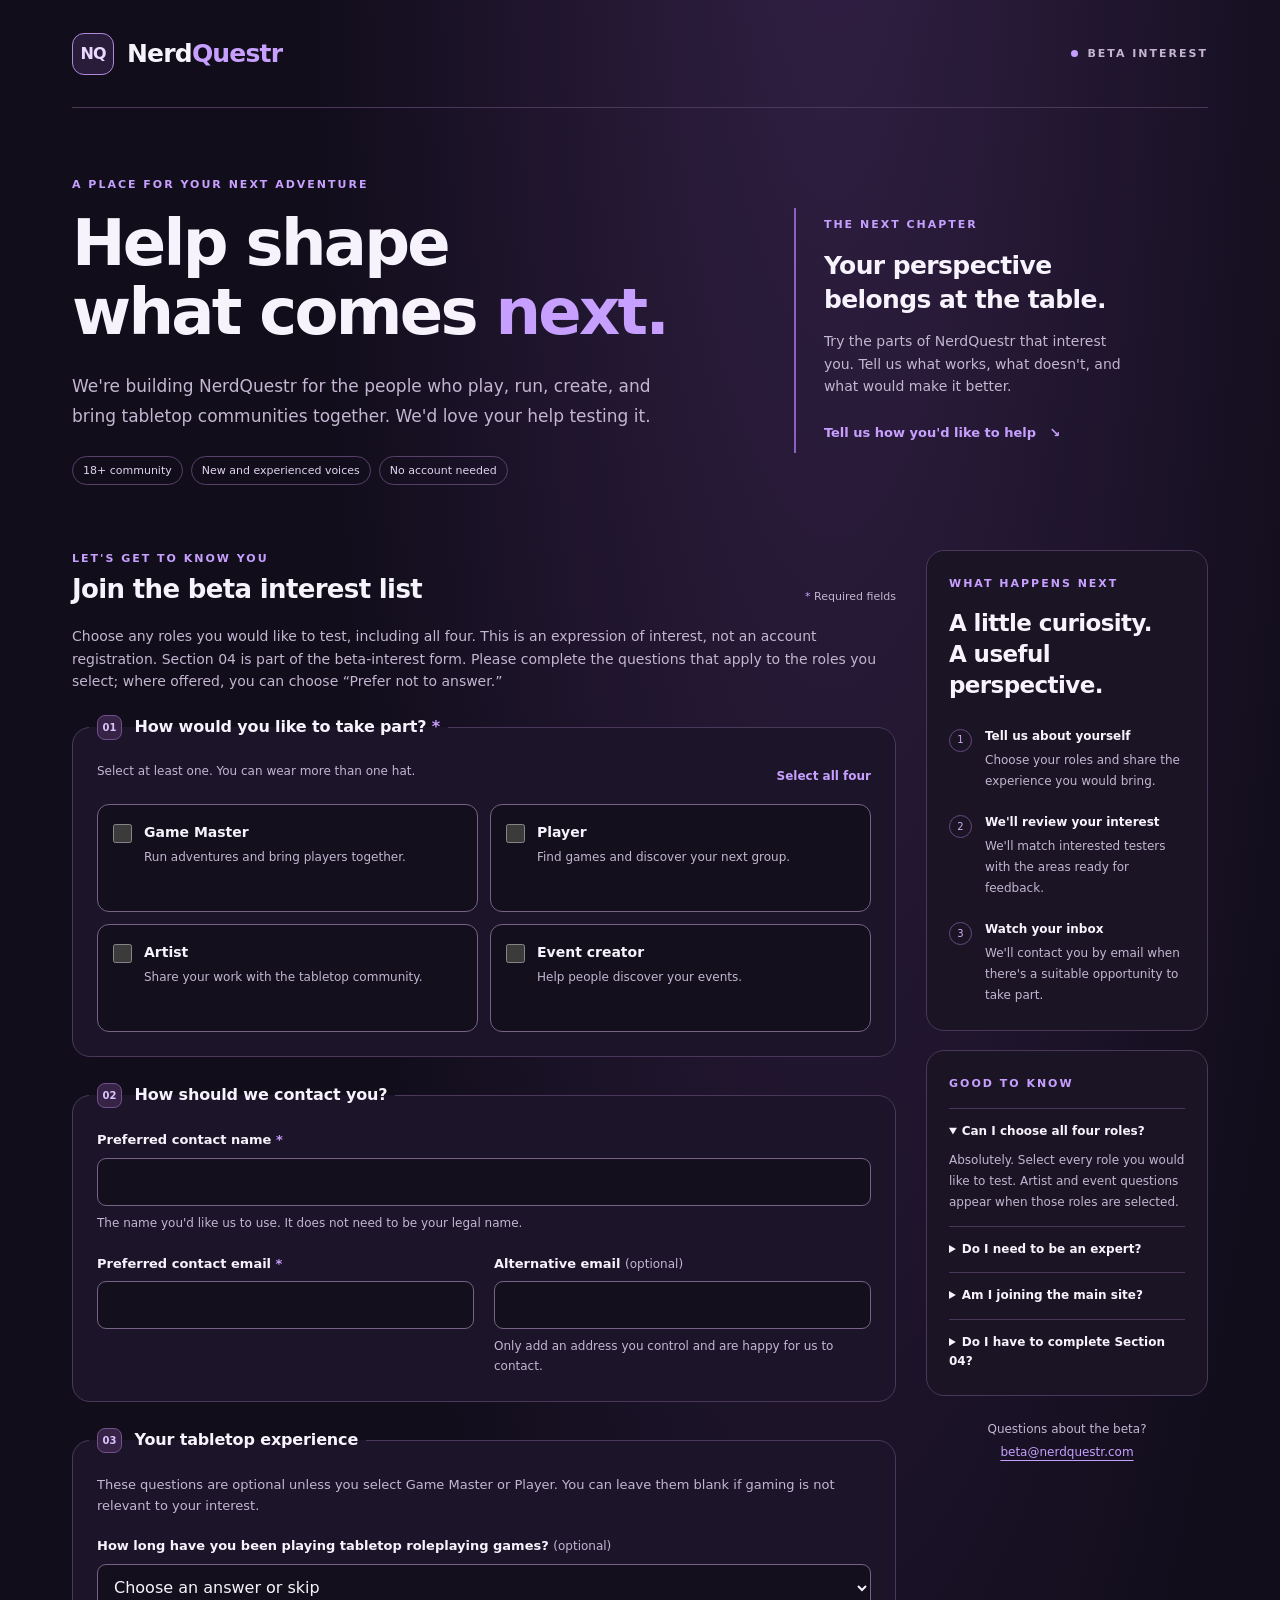
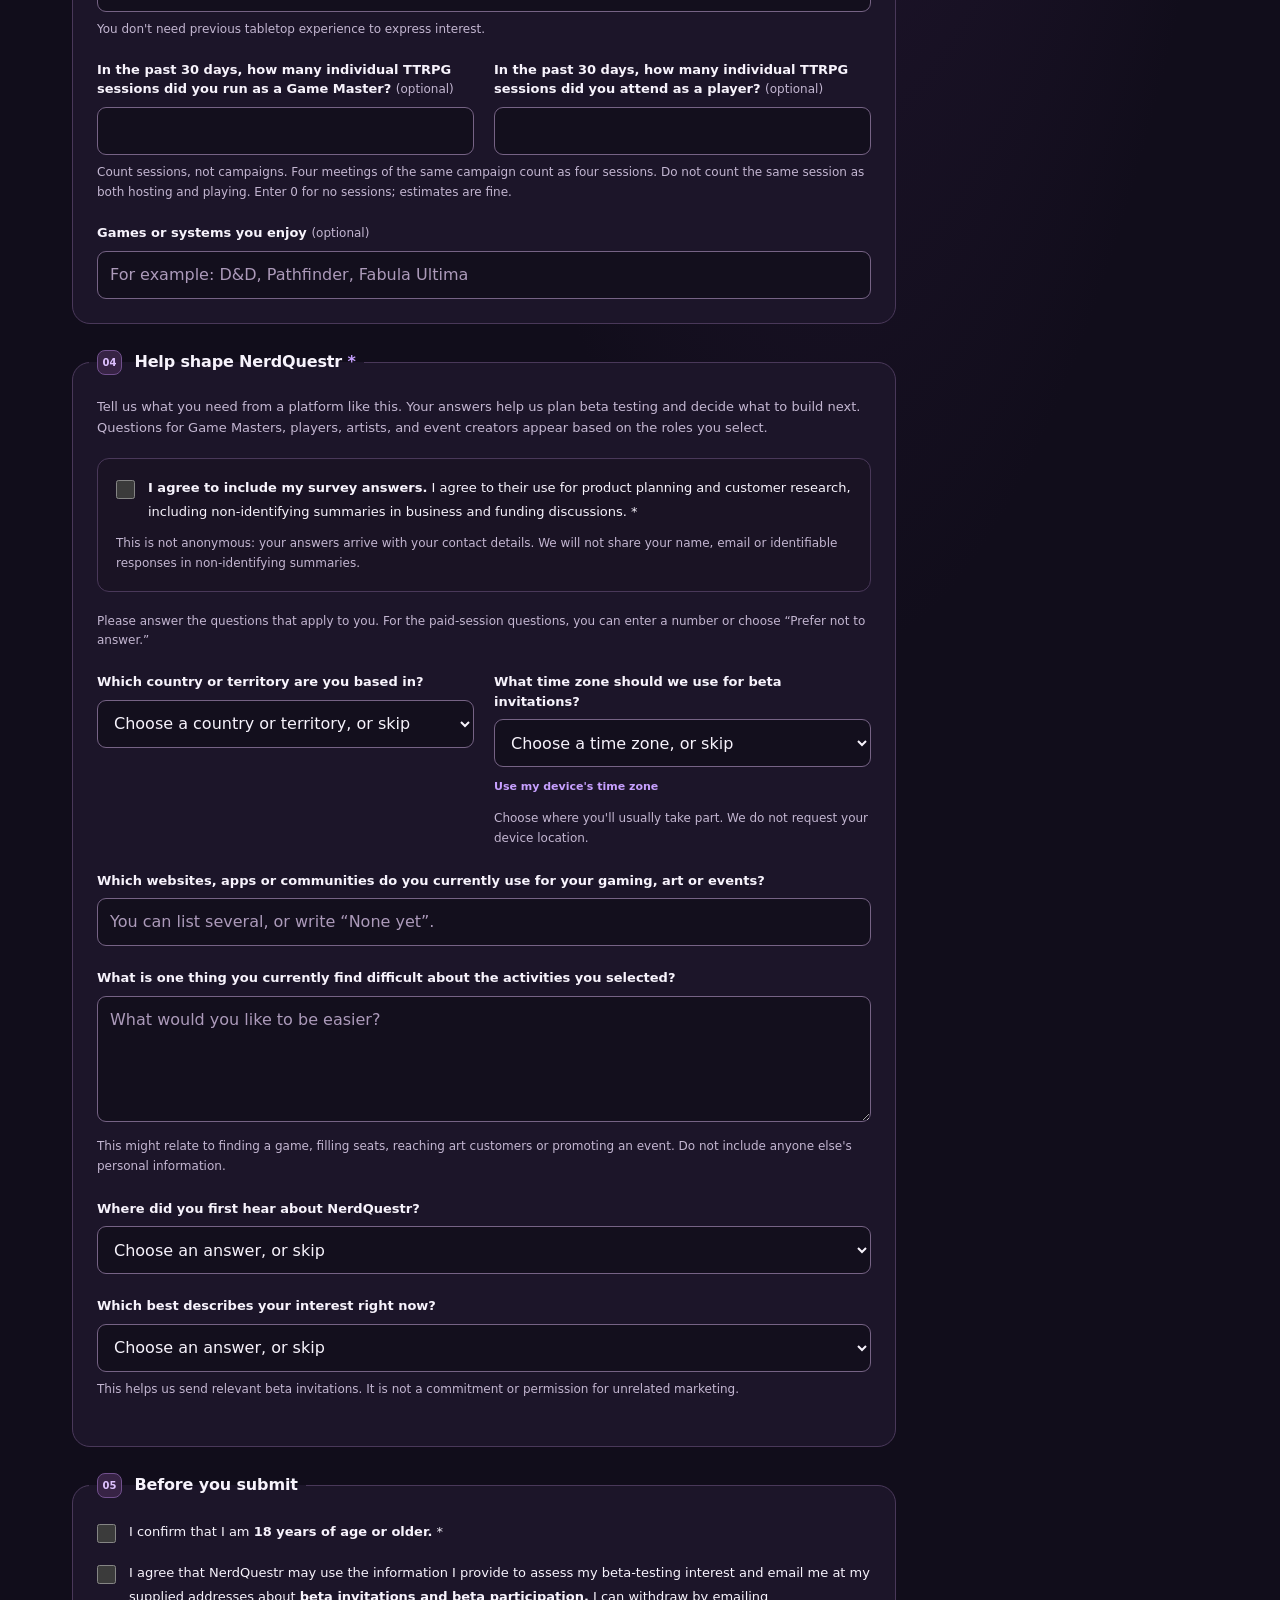
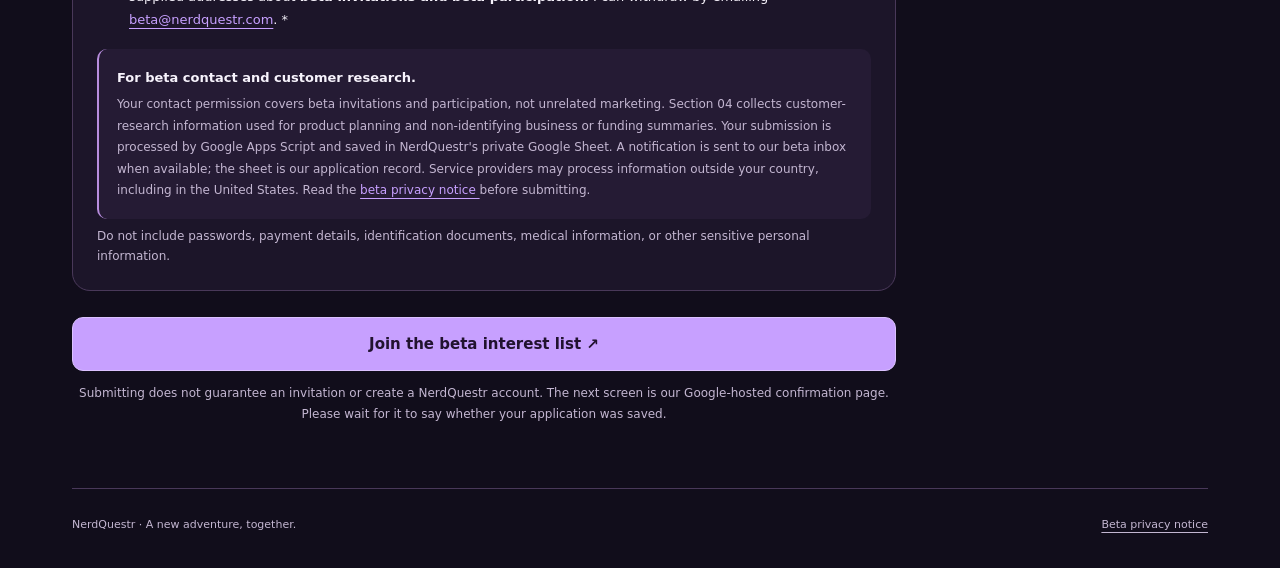
<file: nerdquestr-beta_interest/public/index.html>
<!DOCTYPE html>

<html lang="en">
<head>
<meta charset="utf-8"/>
<meta content="width=device-width, initial-scale=1" name="viewport"/>
<meta content="Express interest in testing NerdQuestr as a Game Master, player, artist, event creator, or any combination of the four." name="description"/>
<meta content="noindex, nofollow, noarchive" name="robots"/>
<meta content="#110d1b" name="theme-color"/>
<title>Join the beta interest list | NerdQuestr</title>
<link href="./styles.css" rel="stylesheet"/>
<script defer="" src="./site-config.js?v=google-v1"></script>
<script defer="" src="./form.js?v=survey-v3"></script>
</head>
<body>
<a class="skip-link" href="#main">Skip to the interest form</a>
<div class="page-shell">
<header class="site-header">
<a aria-label="NerdQuestr beta interest home" class="wordmark" href="./index.html"><span aria-hidden="true" class="monogram">NQ</span><span>Nerd<span class="brand-accent">Questr</span></span></a>
<span class="header-note"><span aria-hidden="true" class="status-dot"></span> BETA INTEREST</span>
</header>
<section aria-labelledby="page-title" class="hero">
<div class="hero-copy">
<p class="eyebrow">A PLACE FOR YOUR NEXT ADVENTURE</p>
<h1 id="page-title">Help shape<br/>what comes <span>next.</span></h1>
<p class="hero-description">We're building NerdQuestr for the people who play, run, create, and bring tabletop communities together. We'd love your help testing it.</p>
<div aria-label="About the interest list" class="hero-tags"><span>18+ community</span><span>New and experienced voices</span><span>No account needed</span></div>
</div>
<div class="hero-aside">
<p class="eyebrow">THE NEXT CHAPTER</p>
<h2>Your perspective <br/>belongs at the table.</h2>
<p>Try the parts of NerdQuestr that interest you. Tell us what works, what doesn't, and what would make it better.</p>
<a class="text-link" href="#interest-form">Tell us how you'd like to help <span aria-hidden="true">↘</span></a>
</div>
</section>
<main class="main-layout" id="main" tabindex="-1">
<div class="form-column">
<div class="form-intro">
<div><p class="eyebrow">LET'S GET TO KNOW YOU</p><h2>Join the beta interest list</h2></div>
<p class="required-note"><span aria-hidden="true">*</span> Required fields</p>
</div>
<p class="notice" id="setup-notice" role="status">This form is a preview. Sign-ups are not open on this page yet.</p>
<noscript><p class="notice">Please enable JavaScript to use the role selections and submit this form. No information has been sent.</p></noscript>
<!-- Our Google Apps Script receiving URL is set only after site-config.js is approved. -->
<form accept-charset="UTF-8" action="./index.html" aria-describedby="form-purpose" id="interest-form" method="post">
<p class="intro-note" id="form-purpose">Choose any roles you would like to test, including all four. This is an expression of interest, not an account registration. Section 04 is part of the beta-interest form. Please complete the questions that apply to the roles you select; where offered, you can choose “Prefer not to answer.”</p>
<input id="selected-roles" name="selected_roles" type="hidden" value=""/>
<input name="survey_version" type="hidden" value="2026-09-15-v3"/>
<input id="submitted-at" name="submitted_at_client_utc" type="hidden" value=""/>
<input id="survey-included" name="survey_included" type="hidden" value="yes"/>
<input id="flag-gm" name="role_gm" type="hidden" value="0"/><input id="flag-player" name="role_player" type="hidden" value="0"/><input id="flag-artist" name="role_artist" type="hidden" value="0"/><input id="flag-event" name="role_event" type="hidden" value="0"/>
<input name="form_version" type="hidden" value="2026-09-14-google-v1"/>
<input name="privacy_notice_version" type="hidden" value="2026-09-14-google-v1"/>
<div aria-hidden="true" class="bot-field"><label for="company-website">Leave this field empty</label><input autocomplete="off" id="company-website" name="_gotcha" tabindex="-1" type="text"/></div>

<fieldset class="section-card" id="roles-section">
<legend><span aria-hidden="true" class="section-number">01</span> How would you like to take part? <span aria-hidden="true" class="required-star">*</span></legend>
<div class="section-heading-row"><p class="field-hint" id="roles-help">Select at least one. You can wear more than one hat.</p><button class="quiet-button" id="select-all" type="button">Select all four</button></div>
<div class="role-grid">
<label class="role-card" for="role-gm"><input aria-controls="survey-gm" aria-describedby="roles-help roles-error" class="role-checkbox" data-role="gm" id="role-gm" type="checkbox" value="Game Master"/><span><strong>Game Master</strong><span>Run adventures and bring players together.</span></span></label>
<label class="role-card" for="role-player"><input aria-controls="survey-player" aria-describedby="roles-help roles-error" class="role-checkbox" data-role="player" id="role-player" type="checkbox" value="Player"/><span><strong>Player</strong><span>Find games and discover your next group.</span></span></label>
<label class="role-card" for="role-artist"><input aria-controls="artist-section survey-artist" aria-describedby="roles-help roles-error" class="role-checkbox" data-role="artist" id="role-artist" type="checkbox" value="Artist"/><span><strong>Artist</strong><span>Share your work with the tabletop community.</span></span></label>
<label class="role-card" for="role-event"><input aria-controls="event-section survey-event" aria-describedby="roles-help roles-error" class="role-checkbox" data-role="event" id="role-event" type="checkbox" value="Event creator"/><span><strong>Event creator</strong><span>Help people discover your events.</span></span></label>
</div>
<p class="field-error" hidden="" id="roles-error">Please choose at least one role.</p>
<p aria-atomic="true" aria-live="polite" class="sr-only" id="role-status"></p>
</fieldset>

<fieldset class="section-card">
<legend><span aria-hidden="true" class="section-number">02</span> How should we contact you?</legend>
<div class="field"><label for="contact-name">Preferred contact name <span aria-hidden="true">*</span></label><input aria-describedby="name-help" autocomplete="nickname" id="contact-name" maxlength="100" name="name" required="" type="text"/><p class="field-hint" id="name-help">The name you'd like us to use. It does not need to be your legal name.</p></div>
<div class="field-grid">
<div class="field"><label for="email">Preferred contact email <span aria-hidden="true">*</span></label><input autocapitalize="none" autocomplete="email" id="email" inputmode="email" maxlength="254" name="email" required="" spellcheck="false" type="email"/></div>
<div class="field"><label for="alternate-email">Alternative email <span class="optional">(optional)</span></label><input aria-describedby="alternate-help" autocapitalize="none" id="alternate-email" inputmode="email" maxlength="254" name="alternate_email" spellcheck="false" type="email"/><p class="field-hint" id="alternate-help">Only add an address you control and are happy for us to contact.</p></div>
</div>
</fieldset>

<fieldset class="section-card" id="experience-section">
<p class="section-description" id="experience-help">These questions are optional unless you select Game Master or Player. No experience is needed.</p><legend><span aria-hidden="true" class="section-number">03</span> Your tabletop experience</legend>
<div class="field"><label for="experience">How long have you been playing tabletop roleplaying games? <span class="gaming-required-marker optional">(optional)</span></label><select data-gaming-required="" id="experience" name="ttrpg_experience"><option value="">Choose an answer or skip</option><option>I haven't played yet</option><option>Less than 1 year</option><option>1–2 years</option><option>3–5 years</option><option>6–10 years</option><option>More than 10 years</option><option>Not applicable to my interest</option></select><p class="field-hint">You don't need previous tabletop experience to express interest.</p></div>
<div class="field-grid">
<div class="field"><label for="hosted-games">In the past 30 days, how many individual TTRPG sessions did you run as a Game Master? <span class="gaming-required-marker optional">(optional)</span></label><input aria-describedby="monthly-help" data-gaming-required="" id="hosted-games" inputmode="numeric" min="0" name="hosted_sessions_30d" step="1" type="number"/></div>
<div class="field"><label for="played-games">In the past 30 days, how many individual TTRPG sessions did you attend as a player? <span class="gaming-required-marker optional">(optional)</span></label><input aria-describedby="monthly-help" data-gaming-required="" id="played-games" inputmode="numeric" min="0" name="played_sessions_30d" step="1" type="number"/></div>
</div>
<p class="field-hint" id="monthly-help">Count sessions, not campaigns. Four meetings of the same campaign count as four sessions. Do not count the same session as both hosting and playing. Enter 0 for no sessions; estimates are fine.</p>
<div class="field last-field"><label for="systems">Games or systems you enjoy <span class="optional">(optional)</span></label><input id="systems" maxlength="300" name="preferred_systems" placeholder="For example: D&amp;D, Pathfinder, Fabula Ultima" type="text"/></div>
</fieldset>

<fieldset class="section-card conditional-section" disabled="" hidden="" id="artist-section">
<legend><span aria-hidden="true" class="section-marker">+</span> Tell us about your art</legend>
<p class="section-description">For people interested in testing as an artist.</p>
<div class="field"><label for="art-details">What do you make, and what would you like to share or offer? <span aria-hidden="true">*</span></label><textarea data-conditional-required="" id="art-details" maxlength="2000" name="art_details" placeholder="Tell us about your medium, style, and any tabletop-related work or commissions." rows="4"></textarea><p class="field-hint">NerdQuestr supports human-created work. Please do not include sensitive personal details or explicit content.</p></div>
<div class="field"><label for="art-link">Portfolio or art page <span class="optional">(optional)</span></label><input aria-describedby="portfolio-help" id="art-link" inputmode="url" maxlength="1000" name="art_portfolio_url" placeholder="https://" type="url"/><p class="field-hint" id="portfolio-help">A link to a non-explicit page is enough. No file uploads are needed.</p></div>
</fieldset>

<fieldset class="section-card conditional-section" disabled="" hidden="" id="event-section">
<legend><span aria-hidden="true" class="section-marker">+</span> Tell us about your events</legend>
<p class="section-description">For people interested in testing as an event creator.</p>
<div class="field"><label for="event-details">What events do you run or plan to create? <span aria-hidden="true">*</span></label><textarea data-conditional-required="" id="event-details" maxlength="2000" name="event_details" placeholder="Tell us about the type of event, online or in-person format, approximate size, and how often it runs." rows="4"></textarea><p class="field-hint">Please leave out private addresses, attendee details, and other sensitive information.</p></div>
<div class="field"><label for="event-link">Event website or public page <span class="optional">(optional)</span></label><input id="event-link" inputmode="url" maxlength="1000" name="event_website_url" placeholder="https://" type="url"/></div>
</fieldset>

<fieldset class="section-card" id="survey-panel">
<legend><span aria-hidden="true" class="section-number">04</span> Help shape NerdQuestr <span aria-hidden="true" class="required-star">*</span></legend>
<p class="section-description">Tell us what you need from a platform like this. Your answers help us plan beta testing and decide what to build next. Questions for Game Masters, players, artists, and event creators appear based on the roles you select.</p>

<div class="survey-permission-box">
<label class="check-row" for="survey-permission"><input id="survey-permission" name="survey_research_permission" required="" type="checkbox" value="I agree to the use of the survey answers I provide for product planning and customer research, including non-identifying summaries in business and funding discussions. I can withdraw this permission separately from beta contact."/><span><strong>I agree to include my survey answers.</strong> I agree to their use for product planning and customer research, including non-identifying summaries in business and funding discussions. <span aria-hidden="true">*</span></span></label>
<p class="field-hint">This is not anonymous: your answers arrive with your contact details. We will not share your name, email or identifiable responses in non-identifying summaries.</p>
</div>

<fieldset class="survey-fields" id="survey-fields">
<legend class="sr-only">Customer research questions</legend>
<p class="survey-note">Please answer the questions that apply to you. For the paid-session questions, you can enter a number or choose “Prefer not to answer.”</p>

<div class="field-grid survey-grid">

<div class="field">
<label for="country">Which country or territory are you based in?</label>
<select id="country" name="country_code">
<option value="">Choose a country or territory, or skip</option>
<option value="prefer_not_to_say">Prefer not to answer</option>
<option value="AF">Afghanistan</option>
<option value="AL">Albania</option>
<option value="DZ">Algeria</option>
<option value="AS">American Samoa</option>
<option value="AD">Andorra</option>
<option value="AO">Angola</option>
<option value="AI">Anguilla</option>
<option value="AQ">Antarctica</option>
<option value="AG">Antigua and Barbuda</option>
<option value="AR">Argentina</option>
<option value="AM">Armenia</option>
<option value="AW">Aruba</option>
<option value="AU">Australia</option>
<option value="AT">Austria</option>
<option value="AZ">Azerbaijan</option>
<option value="BS">Bahamas</option>
<option value="BH">Bahrain</option>
<option value="BD">Bangladesh</option>
<option value="BB">Barbados</option>
<option value="BY">Belarus</option>
<option value="BE">Belgium</option>
<option value="BZ">Belize</option>
<option value="BJ">Benin</option>
<option value="BM">Bermuda</option>
<option value="BT">Bhutan</option>
<option value="BO">Bolivia</option>
<option value="BQ">Bonaire, Sint Eustatius and Saba</option>
<option value="BA">Bosnia and Herzegovina</option>
<option value="BW">Botswana</option>
<option value="BV">Bouvet Island</option>
<option value="BR">Brazil</option>
<option value="IO">British Indian Ocean Territory</option>
<option value="BN">Brunei Darussalam</option>
<option value="BG">Bulgaria</option>
<option value="BF">Burkina Faso</option>
<option value="BI">Burundi</option>
<option value="CV">Cabo Verde</option>
<option value="KH">Cambodia</option>
<option value="CM">Cameroon</option>
<option value="CA">Canada</option>
<option value="KY">Cayman Islands</option>
<option value="CF">Central African Republic</option>
<option value="TD">Chad</option>
<option value="CL">Chile</option>
<option value="CN">China</option>
<option value="CX">Christmas Island</option>
<option value="CC">Cocos (Keeling) Islands</option>
<option value="CO">Colombia</option>
<option value="KM">Comoros</option>
<option value="CG">Congo</option>
<option value="CD">Congo, The Democratic Republic of the</option>
<option value="CK">Cook Islands</option>
<option value="CR">Costa Rica</option>
<option value="HR">Croatia</option>
<option value="CU">Cuba</option>
<option value="CW">Curaçao</option>
<option value="CY">Cyprus</option>
<option value="CZ">Czechia</option>
<option value="CI">Côte d'Ivoire</option>
<option value="DK">Denmark</option>
<option value="DJ">Djibouti</option>
<option value="DM">Dominica</option>
<option value="DO">Dominican Republic</option>
<option value="EC">Ecuador</option>
<option value="EG">Egypt</option>
<option value="SV">El Salvador</option>
<option value="GQ">Equatorial Guinea</option>
<option value="ER">Eritrea</option>
<option value="EE">Estonia</option>
<option value="SZ">Eswatini</option>
<option value="ET">Ethiopia</option>
<option value="FK">Falkland Islands (Malvinas)</option>
<option value="FO">Faroe Islands</option>
<option value="FJ">Fiji</option>
<option value="FI">Finland</option>
<option value="FR">France</option>
<option value="GF">French Guiana</option>
<option value="PF">French Polynesia</option>
<option value="TF">French Southern Territories</option>
<option value="GA">Gabon</option>
<option value="GM">Gambia</option>
<option value="GE">Georgia</option>
<option value="DE">Germany</option>
<option value="GH">Ghana</option>
<option value="GI">Gibraltar</option>
<option value="GR">Greece</option>
<option value="GL">Greenland</option>
<option value="GD">Grenada</option>
<option value="GP">Guadeloupe</option>
<option value="GU">Guam</option>
<option value="GT">Guatemala</option>
<option value="GG">Guernsey</option>
<option value="GN">Guinea</option>
<option value="GW">Guinea-Bissau</option>
<option value="GY">Guyana</option>
<option value="HT">Haiti</option>
<option value="HM">Heard Island and McDonald Islands</option>
<option value="VA">Holy See (Vatican City State)</option>
<option value="HN">Honduras</option>
<option value="HK">Hong Kong</option>
<option value="HU">Hungary</option>
<option value="IS">Iceland</option>
<option value="IN">India</option>
<option value="ID">Indonesia</option>
<option value="IR">Iran</option>
<option value="IQ">Iraq</option>
<option value="IE">Ireland</option>
<option value="IM">Isle of Man</option>
<option value="IL">Israel</option>
<option value="IT">Italy</option>
<option value="JM">Jamaica</option>
<option value="JP">Japan</option>
<option value="JE">Jersey</option>
<option value="JO">Jordan</option>
<option value="KZ">Kazakhstan</option>
<option value="KE">Kenya</option>
<option value="KI">Kiribati</option>
<option value="XK">Kosovo</option>
<option value="KW">Kuwait</option>
<option value="KG">Kyrgyzstan</option>
<option value="LA">Laos</option>
<option value="LV">Latvia</option>
<option value="LB">Lebanon</option>
<option value="LS">Lesotho</option>
<option value="LR">Liberia</option>
<option value="LY">Libya</option>
<option value="LI">Liechtenstein</option>
<option value="LT">Lithuania</option>
<option value="LU">Luxembourg</option>
<option value="MO">Macao</option>
<option value="MG">Madagascar</option>
<option value="MW">Malawi</option>
<option value="MY">Malaysia</option>
<option value="MV">Maldives</option>
<option value="ML">Mali</option>
<option value="MT">Malta</option>
<option value="MH">Marshall Islands</option>
<option value="MQ">Martinique</option>
<option value="MR">Mauritania</option>
<option value="MU">Mauritius</option>
<option value="YT">Mayotte</option>
<option value="MX">Mexico</option>
<option value="FM">Micronesia, Federated States of</option>
<option value="MD">Moldova</option>
<option value="MC">Monaco</option>
<option value="MN">Mongolia</option>
<option value="ME">Montenegro</option>
<option value="MS">Montserrat</option>
<option value="MA">Morocco</option>
<option value="MZ">Mozambique</option>
<option value="MM">Myanmar</option>
<option value="NA">Namibia</option>
<option value="NR">Nauru</option>
<option value="NP">Nepal</option>
<option value="NL">Netherlands</option>
<option value="NC">New Caledonia</option>
<option value="NZ">New Zealand</option>
<option value="NI">Nicaragua</option>
<option value="NE">Niger</option>
<option value="NG">Nigeria</option>
<option value="NU">Niue</option>
<option value="NF">Norfolk Island</option>
<option value="KP">North Korea</option>
<option value="MK">North Macedonia</option>
<option value="MP">Northern Mariana Islands</option>
<option value="NO">Norway</option>
<option value="OM">Oman</option>
<option value="PK">Pakistan</option>
<option value="PW">Palau</option>
<option value="PS">Palestine, State of</option>
<option value="PA">Panama</option>
<option value="PG">Papua New Guinea</option>
<option value="PY">Paraguay</option>
<option value="PE">Peru</option>
<option value="PH">Philippines</option>
<option value="PN">Pitcairn</option>
<option value="PL">Poland</option>
<option value="PT">Portugal</option>
<option value="PR">Puerto Rico</option>
<option value="QA">Qatar</option>
<option value="RO">Romania</option>
<option value="RU">Russian Federation</option>
<option value="RW">Rwanda</option>
<option value="RE">Réunion</option>
<option value="BL">Saint Barthélemy</option>
<option value="SH">Saint Helena, Ascension and Tristan da Cunha</option>
<option value="KN">Saint Kitts and Nevis</option>
<option value="LC">Saint Lucia</option>
<option value="MF">Saint Martin (French part)</option>
<option value="PM">Saint Pierre and Miquelon</option>
<option value="VC">Saint Vincent and the Grenadines</option>
<option value="WS">Samoa</option>
<option value="SM">San Marino</option>
<option value="ST">Sao Tome and Principe</option>
<option value="SA">Saudi Arabia</option>
<option value="SN">Senegal</option>
<option value="RS">Serbia</option>
<option value="SC">Seychelles</option>
<option value="SL">Sierra Leone</option>
<option value="SG">Singapore</option>
<option value="SX">Sint Maarten (Dutch part)</option>
<option value="SK">Slovakia</option>
<option value="SI">Slovenia</option>
<option value="SB">Solomon Islands</option>
<option value="SO">Somalia</option>
<option value="ZA">South Africa</option>
<option value="GS">South Georgia and the South Sandwich Islands</option>
<option value="KR">South Korea</option>
<option value="SS">South Sudan</option>
<option value="ES">Spain</option>
<option value="LK">Sri Lanka</option>
<option value="SD">Sudan</option>
<option value="SR">Suriname</option>
<option value="SJ">Svalbard and Jan Mayen</option>
<option value="SE">Sweden</option>
<option value="CH">Switzerland</option>
<option value="SY">Syria</option>
<option value="TW">Taiwan</option>
<option value="TJ">Tajikistan</option>
<option value="TZ">Tanzania</option>
<option value="TH">Thailand</option>
<option value="TL">Timor-Leste</option>
<option value="TG">Togo</option>
<option value="TK">Tokelau</option>
<option value="TO">Tonga</option>
<option value="TT">Trinidad and Tobago</option>
<option value="TN">Tunisia</option>
<option value="TM">Turkmenistan</option>
<option value="TC">Turks and Caicos Islands</option>
<option value="TV">Tuvalu</option>
<option value="TR">Türkiye</option>
<option value="UG">Uganda</option>
<option value="UA">Ukraine</option>
<option value="AE">United Arab Emirates</option>
<option value="GB">United Kingdom</option>
<option value="US">United States</option>
<option value="UM">United States Minor Outlying Islands</option>
<option value="UY">Uruguay</option>
<option value="UZ">Uzbekistan</option>
<option value="VU">Vanuatu</option>
<option value="VE">Venezuela</option>
<option value="VN">Vietnam</option>
<option value="VG">Virgin Islands, British</option>
<option value="VI">Virgin Islands, U.S.</option>
<option value="WF">Wallis and Futuna</option>
<option value="EH">Western Sahara</option>
<option value="YE">Yemen</option>
<option value="ZM">Zambia</option>
<option value="ZW">Zimbabwe</option>
<option value="AX">Åland Islands</option>
<option value="other">Other / not listed</option>
</select>
</div>

<div class="field">
<label for="time-zone">What time zone should we use for beta invitations?</label>
<select id="time-zone" name="time_zone">
<option value="">Choose a time zone, or skip</option>
<option value="not_sure">Not sure</option>
<option value="UTC">UTC</option>
</select>
<button class="quiet-button device-zone" id="use-device-zone" type="button">Use my device's time zone</button>
<p aria-live="polite" class="field-hint" id="timezone-status">Choose where you'll usually take part. We do not request your device location.</p>
</div>

</div>

<div class="field"><label for="current-platforms">Which websites, apps or communities do you currently use for your gaming, art or events?</label><input id="current-platforms" maxlength="500" name="current_platforms" placeholder="You can list several, or write “None yet”." type="text"/></div>

<div class="field"><label for="current-challenge">What is one thing you currently find difficult about the activities you selected?</label><textarea id="current-challenge" maxlength="1500" name="current_challenge" placeholder="What would you like to be easier?" rows="3"></textarea><p class="field-hint">This might relate to finding a game, filling seats, reaching art customers or promoting an event. Do not include anyone else's personal information.</p></div>

<div class="field"><label for="referral-source">Where did you first hear about NerdQuestr?</label><select id="referral-source" name="referral_source"><option value="">Choose an answer, or skip</option><option value="discord">Discord</option><option value="reddit">Reddit</option><option value="social_other">Another social platform</option><option value="friend_colleague">A friend or colleague</option><option value="group_store_event">A gaming group, store or event</option><option value="web_search">Web search</option><option value="other">Other</option><option value="dont_remember">Do not remember</option></select></div>

<div class="field"><label for="beta-readiness">Which best describes your interest right now?</label><select id="beta-readiness" name="beta_readiness"><option value="">Choose an answer, or skip</option><option value="active_testing">I would like to actively test and provide feedback</option><option value="explore_beta">I would like to explore the beta but cannot commit to testing</option><option value="beta_updates">I mainly want to hear when the beta opens</option><option value="not_sure">I am not sure yet</option></select><p class="field-hint">This helps us send relevant beta invitations. It is not a commitment or permission for unrelated marketing.</p></div>

<fieldset class="role-survey" data-survey-role="gm" disabled="" hidden="" id="survey-gm">
<legend>For Game Masters</legend>

<div class="survey-question" data-question="gm_paid_sessions">
<input id="gm_paid_sessions-status" name="gm_paid_sessions_status" type="hidden" value=""/>
<div class="field">
<label for="gm_paid_sessions-number">In the past 30 days, how many sessions did you run for which players paid you? <span aria-hidden="true">*</span></label>
<input aria-describedby="gm_paid_sessions-number-help" id="gm_paid_sessions-number" inputmode="numeric" min="0" name="gm_paid_sessions_30d" step="1" type="number"/>
<p class="field-hint" id="gm_paid_sessions-number-help">Count individual sessions, not players, seats or campaigns. Zero is a valid answer.</p>
<label class="check-row" for="gm-paid-sessions-prefer"><input id="gm-paid-sessions-prefer" type="checkbox"/><span>Prefer not to answer</span></label>
</div>
</div>

<div class="survey-question" data-question="gm_beta_listings">
<div class="field"><label for="gm_beta_listings-status">During your first month in the beta, how many sessions would you realistically consider listing?</label><select data-count-target="gm_beta_listings-number-wrap" id="gm_beta_listings-status" name="gm_beta_listings_status"><option value="">Skip this question</option><option value="number">Enter a number</option><option value="not_sure">Not sure yet</option></select><p class="field-hint">This is an estimate, not a commitment. It depends on the beta arrangements and your availability.</p></div>
<fieldset class="input-reveal" disabled="" hidden="" id="gm_beta_listings-number-wrap"><div class="field"><label for="gm_beta_listings-number">Potential sessions to list</label><input aria-describedby="gm_beta_listings-number-help" data-number-entry="" id="gm_beta_listings-number" inputmode="numeric" min="0" name="gm_beta_listings_first_month" step="1" type="number"/><p class="field-hint" id="gm_beta_listings-number-help">Use a whole number. Zero is a valid answer. To skip, change the choice above.</p></div></fieldset>
</div>

</fieldset>

<fieldset class="role-survey" data-survey-role="player" disabled="" hidden="" id="survey-player">
<legend>For players</legend>

<div class="survey-question" data-question="player_paid_sessions">
<input id="player_paid_sessions-status" name="player_paid_sessions_status" type="hidden" value=""/>
<div class="field">
<label for="player_paid_sessions-number">In the past 30 days, how many sessions did you attend as a player where you paid a session fee? <span aria-hidden="true">*</span></label>
<input aria-describedby="player_paid_sessions-number-help" id="player_paid_sessions-number" inputmode="numeric" min="0" name="player_paid_sessions_30d" step="1" type="number"/>
<p class="field-hint" id="player_paid_sessions-number-help">Count individual sessions, not campaigns. Zero is a valid answer.</p>
<label class="check-row" for="player-paid-sessions-prefer"><input id="player-paid-sessions-prefer" type="checkbox"/><span>Prefer not to answer</span></label>
</div>
</div>

<div class="survey-question" data-question="player_budget">
<input id="player-budget-status" name="player_budget_status" type="hidden" value=""/>
<div class="field">

<label for="player-budget-amount">For a paid session lasting approximately 3–4 hours, what is the average price you currently pay per player? <span aria-hidden="true">*</span></label>

<div class="field-grid">

<div class="field">
<label for="player-budget-amount">Average amount per player</label>
<input id="player-budget-amount" inputmode="decimal" min="0" name="player_budget_amount" step="any" type="number"/>
</div>

<div class="field">
<label for="player-budget-currency">Currency</label>
<select id="player-budget-currency" name="player_budget_currency">
<option value="">Choose a currency</option>
<option value="CAD">CAD · Canadian Dollar</option>
<option value="USD">USD · US Dollar</option>
<option value="EUR">EUR · Euro</option>
<option value="GBP">GBP · Pound Sterling</option>
<option value="AUD">AUD · Australian Dollar</option>
<option value="NZD">NZD · New Zealand Dollar</option>
<option value="JPY">JPY · Yen</option>
<option value="CHF">CHF · Swiss Franc</option>
<option value="BRL">BRL · Brazilian Real</option>
<option value="MXN">MXN · Mexican Peso</option>
<option value="INR">INR · Indian Rupee</option>
<option value="ZAR">ZAR · Rand</option>
<option value="SGD">SGD · Singapore Dollar</option>
<option value="PHP">PHP · Philippine Peso</option>
<option value="AED">AED · UAE Dirham</option>
<option value="AFN">AFN · Afghani</option>
<option value="ALL">ALL · Lek</option>
<option value="AMD">AMD · Armenian Dram</option>
<option value="ANG">ANG · Netherlands Antillean Guilder</option>
<option value="AOA">AOA · Kwanza</option>
<option value="ARS">ARS · Argentine Peso</option>
<option value="AWG">AWG · Aruban Florin</option>
<option value="AZN">AZN · Azerbaijan Manat</option>
<option value="BAM">BAM · Convertible Mark</option>
<option value="BBD">BBD · Barbados Dollar</option>
<option value="BDT">BDT · Taka</option>
<option value="BGN">BGN · Bulgarian Lev</option>
<option value="BHD">BHD · Bahraini Dinar</option>
<option value="BIF">BIF · Burundi Franc</option>
<option value="BMD">BMD · Bermudian Dollar</option>
<option value="BND">BND · Brunei Dollar</option>
<option value="BOB">BOB · Boliviano</option>
<option value="BOV">BOV · Mvdol</option>
<option value="BSD">BSD · Bahamian Dollar</option>
<option value="BTN">BTN · Ngultrum</option>
<option value="BWP">BWP · Pula</option>
<option value="BYN">BYN · Belarusian Ruble</option>
<option value="BZD">BZD · Belize Dollar</option>
<option value="CDF">CDF · Congolese Franc</option>
<option value="CHE">CHE · WIR Euro</option>
<option value="CHW">CHW · WIR Franc</option>
<option value="CLF">CLF · Unidad de Fomento</option>
<option value="CLP">CLP · Chilean Peso</option>
<option value="CNY">CNY · Yuan Renminbi</option>
<option value="COP">COP · Colombian Peso</option>
<option value="COU">COU · Unidad de Valor Real</option>
<option value="CRC">CRC · Costa Rican Colon</option>
<option value="CUC">CUC · Peso Convertible</option>
<option value="CUP">CUP · Cuban Peso</option>
<option value="CVE">CVE · Cabo Verde Escudo</option>
<option value="CZK">CZK · Czech Koruna</option>
<option value="DJF">DJF · Djibouti Franc</option>
<option value="DKK">DKK · Danish Krone</option>
<option value="DOP">DOP · Dominican Peso</option>
<option value="DZD">DZD · Algerian Dinar</option>
<option value="EGP">EGP · Egyptian Pound</option>
<option value="ERN">ERN · Nakfa</option>
<option value="ETB">ETB · Ethiopian Birr</option>
<option value="FJD">FJD · Fiji Dollar</option>
<option value="FKP">FKP · Falkland Islands Pound</option>
<option value="GEL">GEL · Lari</option>
<option value="GHS">GHS · Ghana Cedi</option>
<option value="GIP">GIP · Gibraltar Pound</option>
<option value="GMD">GMD · Dalasi</option>
<option value="GNF">GNF · Guinean Franc</option>
<option value="GTQ">GTQ · Quetzal</option>
<option value="GYD">GYD · Guyana Dollar</option>
<option value="HKD">HKD · Hong Kong Dollar</option>
<option value="HNL">HNL · Lempira</option>
<option value="HRK">HRK · Kuna</option>
<option value="HTG">HTG · Gourde</option>
<option value="HUF">HUF · Forint</option>
<option value="IDR">IDR · Rupiah</option>
<option value="ILS">ILS · New Israeli Sheqel</option>
<option value="IQD">IQD · Iraqi Dinar</option>
<option value="IRR">IRR · Iranian Rial</option>
<option value="ISK">ISK · Iceland Krona</option>
<option value="JMD">JMD · Jamaican Dollar</option>
<option value="JOD">JOD · Jordanian Dinar</option>
<option value="KES">KES · Kenyan Shilling</option>
<option value="KGS">KGS · Som</option>
<option value="KHR">KHR · Riel</option>
<option value="KMF">KMF · Comorian Franc</option>
<option value="KPW">KPW · North Korean Won</option>
<option value="KRW">KRW · Won</option>
<option value="KWD">KWD · Kuwaiti Dinar</option>
<option value="KYD">KYD · Cayman Islands Dollar</option>
<option value="KZT">KZT · Tenge</option>
<option value="LAK">LAK · Lao Kip</option>
<option value="LBP">LBP · Lebanese Pound</option>
<option value="LKR">LKR · Sri Lanka Rupee</option>
<option value="LRD">LRD · Liberian Dollar</option>
<option value="LSL">LSL · Loti</option>
<option value="LYD">LYD · Libyan Dinar</option>
<option value="MAD">MAD · Moroccan Dirham</option>
<option value="MDL">MDL · Moldovan Leu</option>
<option value="MGA">MGA · Malagasy Ariary</option>
<option value="MKD">MKD · Denar</option>
<option value="MMK">MMK · Kyat</option>
<option value="MNT">MNT · Tugrik</option>
<option value="MOP">MOP · Pataca</option>
<option value="MRU">MRU · Ouguiya</option>
<option value="MUR">MUR · Mauritius Rupee</option>
<option value="MVR">MVR · Rufiyaa</option>
<option value="MWK">MWK · Malawi Kwacha</option>
<option value="MXV">MXV · Mexican Unidad de Inversion (UDI)</option>
<option value="MYR">MYR · Malaysian Ringgit</option>
<option value="MZN">MZN · Mozambique Metical</option>
<option value="NAD">NAD · Namibia Dollar</option>
<option value="NGN">NGN · Naira</option>
<option value="NIO">NIO · Cordoba Oro</option>
<option value="NOK">NOK · Norwegian Krone</option>
<option value="NPR">NPR · Nepalese Rupee</option>
<option value="OMR">OMR · Rial Omani</option>
<option value="PAB">PAB · Balboa</option>
<option value="PEN">PEN · Sol</option>
<option value="PGK">PGK · Kina</option>
<option value="PKR">PKR · Pakistan Rupee</option>
<option value="PLN">PLN · Zloty</option>
<option value="PYG">PYG · Guarani</option>
<option value="QAR">QAR · Qatari Rial</option>
<option value="RON">RON · Romanian Leu</option>
<option value="RSD">RSD · Serbian Dinar</option>
<option value="RUB">RUB · Russian Ruble</option>
<option value="RWF">RWF · Rwanda Franc</option>
<option value="SAR">SAR · Saudi Riyal</option>
<option value="SBD">SBD · Solomon Islands Dollar</option>
<option value="SCR">SCR · Seychelles Rupee</option>
<option value="SDG">SDG · Sudanese Pound</option>
<option value="SEK">SEK · Swedish Krona</option>
<option value="SHP">SHP · Saint Helena Pound</option>
<option value="SLE">SLE · Leone</option>
<option value="SLL">SLL · Leone</option>
<option value="SOS">SOS · Somali Shilling</option>
<option value="SRD">SRD · Surinam Dollar</option>
<option value="SSP">SSP · South Sudanese Pound</option>
<option value="STN">STN · Dobra</option>
<option value="SVC">SVC · El Salvador Colon</option>
<option value="SYP">SYP · Syrian Pound</option>
<option value="SZL">SZL · Lilangeni</option>
<option value="THB">THB · Baht</option>
<option value="TJS">TJS · Somoni</option>
<option value="TMT">TMT · Turkmenistan New Manat</option>
<option value="TND">TND · Tunisian Dinar</option>
<option value="TOP">TOP · Pa’anga</option>
<option value="TRY">TRY · Turkish Lira</option>
<option value="TTD">TTD · Trinidad and Tobago Dollar</option>
<option value="TWD">TWD · New Taiwan Dollar</option>
<option value="TZS">TZS · Tanzanian Shilling</option>
<option value="UAH">UAH · Hryvnia</option>
<option value="UGX">UGX · Uganda Shilling</option>
<option value="USN">USN · US Dollar (Next day)</option>
<option value="UYI">UYI · Uruguay Peso en Unidades Indexadas (UI)</option>
<option value="UYU">UYU · Peso Uruguayo</option>
<option value="UYW">UYW · Unidad Previsional</option>
<option value="UZS">UZS · Uzbekistan Sum</option>
<option value="VED">VED · Bolívar Soberano</option>
<option value="VES">VES · Bolívar Soberano</option>
<option value="VND">VND · Dong</option>
<option value="VUV">VUV · Vatu</option>
<option value="WST">WST · Tala</option>
<option value="XAF">XAF · CFA Franc BEAC</option>
<option value="XAG">XAG · Silver</option>
<option value="XAU">XAU · Gold</option>
<option value="XBA">XBA · Bond Markets Unit European Composite Unit (EURCO)</option>
<option value="XBB">XBB · Bond Markets Unit European Monetary Unit (E.M.U.-6)</option>
<option value="XBC">XBC · Bond Markets Unit European Unit of Account 9 (E.U.A.-9)</option>
<option value="XBD">XBD · Bond Markets Unit European Unit of Account 17 (E.U.A.-17)</option>
<option value="XCD">XCD · East Caribbean Dollar</option>
<option value="XDR">XDR · SDR (Special Drawing Right)</option>
<option value="XOF">XOF · CFA Franc BCEAO</option>
<option value="XPD">XPD · Palladium</option>
<option value="XPF">XPF · CFP Franc</option>
<option value="XPT">XPT · Platinum</option>
<option value="XSU">XSU · Sucre</option>
<option value="XUA">XUA · ADB Unit of Account</option>
<option value="YER">YER · Yemeni Rial</option>
<option value="ZMW">ZMW · Zambian Kwacha</option>
<option value="ZWL">ZWL · Zimbabwe Dollar</option>
<option value="other">Other / not listed</option>
</select>
</div>

</div>

<fieldset class="input-reveal" disabled="" hidden="" id="other-currency-fields">
<div class="field">
<label for="player-budget-currency-other">Name or code of your currency</label>
<input id="player-budget-currency-other" maxlength="60" name="player_budget_currency_other" type="text"/>
</div>
</fieldset>

<label class="check-row" for="player-budget-prefer"><input id="player-budget-prefer" type="checkbox"/><span>Prefer not to answer</span></label>

<p class="field-hint">Enter the average amount you currently pay per paid session. If you would rather not provide this information, choose “Prefer not to answer.”</p>

</div>
</div>

</fieldset>

<fieldset class="role-survey" data-survey-role="artist" disabled="" hidden="" id="survey-artist">
<legend>For artists</legend>

<fieldset class="choice-question">
<legend>What would you mainly want an artist listing to help you promote?</legend>
<p class="field-hint">Select any that apply, or leave all unchecked to skip.</p>
<div class="check-grid">
<label class="check-row" for="artist-goal-commissions"><input id="artist-goal-commissions" name="artist_goal_commissions" type="checkbox" value="yes"/><span>Custom commissions</span></label>
<label class="check-row" for="artist-goal-originals"><input id="artist-goal-originals" name="artist_goal_originals" type="checkbox" value="yes"/><span>Original artwork</span></label>
<label class="check-row" for="artist-goal-prints_merch"><input id="artist-goal-prints_merch" name="artist_goal_prints_merch" type="checkbox" value="yes"/><span>Prints or merchandise</span></label>
<label class="check-row" for="artist-goal-digital_assets"><input id="artist-goal-digital_assets" name="artist_goal_digital_assets" type="checkbox" value="yes"/><span>Digital assets</span></label>
<label class="check-row" for="artist-goal-portfolio"><input id="artist-goal-portfolio" name="artist_goal_portfolio" type="checkbox" value="yes"/><span>Portfolio visibility</span></label>
<label class="check-row" for="artist-goal-other"><input id="artist-goal-other" name="artist_goal_other" type="checkbox" value="yes"/><span>Other</span></label>
</div>
</fieldset>

<div class="survey-question" data-question="artist_orders">
<div class="field">
<label for="artist_orders-status">In the past 30 days, approximately how many customer orders or commissions did you complete?</label>
<select data-count-target="artist_orders-number-wrap" id="artist_orders-status" name="artist_orders_status">
<option value="">Skip this question</option>
<option value="number">Enter a number</option>
<option value="not_selling_yet">Not selling yet</option>
<option value="not_sure">Not sure</option>
<option value="prefer_not_to_answer">Prefer not to answer</option>
</select>
<p class="field-hint">Count each order once, even if it contained several items.</p>
</div>

<fieldset class="input-reveal" disabled="" hidden="" id="artist_orders-number-wrap">
<div class="field">
<label for="artist_orders-number">Number of completed orders or commissions</label>
<input aria-describedby="artist_orders-number-help" data-number-entry="" id="artist_orders-number" inputmode="numeric" min="0" name="artist_orders_30d" step="1" type="number"/>
<p class="field-hint" id="artist_orders-number-help">Use a whole number. Zero is a valid answer. To skip, change the choice above.</p>
</div>
</fieldset>
</div>

</fieldset>

<fieldset class="role-survey" data-survey-role="event" disabled="" hidden="" id="survey-event">
<legend>For event creators</legend>

<div class="survey-question" data-question="event_count">
<div class="field">
<label for="event_count-status">In the past 12 months, how many events have you organized?</label>
<select data-count-target="event_count-number-wrap" id="event_count-status" name="event_count_status">
<option value="">Skip this question</option>
<option value="number">Enter a number</option>
<option value="not_sure">Not sure</option>
</select>
<p class="field-hint">Count each separately scheduled event once. Zero is valid.</p>
</div>

<fieldset class="input-reveal" disabled="" hidden="" id="event_count-number-wrap">
<div class="field">
<label for="event_count-number">Number of events organized</label>
<input aria-describedby="event_count-number-help" data-number-entry="" id="event_count-number" inputmode="numeric" min="0" name="events_organized_12mo" step="1" type="number"/>
<p class="field-hint" id="event_count-number-help">Use a whole number. Zero is a valid answer. To skip, change the choice above.</p>
</div>
</fieldset>
</div>

<div class="field">
<label for="event-upcoming">Do you have an event you would consider listing during the next three months?</label>
<select id="event-upcoming" name="event_listing_next_3mo">
<option value="">Choose an answer, or skip</option>
<option value="planned">Yes, an event is already planned</option>
<option value="possible">Possibly, but details are not confirmed</option>
<option value="no">No, not currently</option>
<option value="not_sure">Not sure</option>
</select>
<p class="field-hint">No date or venue is needed now. This is not a commitment.</p>
</div>

</fieldset>

</fieldset>
</fieldset>

<fieldset class="section-card consent-section">
<legend><span aria-hidden="true" class="section-number">05</span> Before you submit</legend>

<label class="check-row" for="age-confirmation">
<input id="age-confirmation" name="age_confirmation" required="" type="checkbox" value="I confirm that I am 18 years of age or older."/>
<span>I confirm that I am <strong>18 years of age or older.</strong> <span aria-hidden="true">*</span></span>
</label>

<label class="check-row" for="contact-permission">
<input id="contact-permission" name="beta_contact_permission" required="" type="checkbox" value="I agree that NerdQuestr may use the information I provide to assess my beta-testing interest and email me at my supplied addresses about beta invitations and beta participation. I can withdraw by emailing beta@nerdquestr.com."/>
<span>I agree that NerdQuestr may use the information I provide to assess my beta-testing interest and email me at my supplied addresses about <strong>beta invitations and beta participation.</strong> I can withdraw by emailing <a href="mailto:beta@nerdquestr.com">beta@nerdquestr.com</a>. <span aria-hidden="true">*</span></span>
</label>

<div class="privacy-summary">
<strong>For beta contact and customer research.</strong>
<p>Your contact permission covers beta invitations and participation, not unrelated marketing. Section 04 collects customer-research information used for product planning and non-identifying business or funding summaries. Your submission is processed by Google Apps Script and saved in NerdQuestr's private Google Sheet. A notification is sent to our beta inbox when available; the sheet is our application record. Service providers may process information outside your country, including in the United States. Read the <a href="./privacy.html" rel="noopener noreferrer" target="_blank">beta privacy notice <span class="sr-only">(opens in a new tab)</span></a> before submitting.</p>
</div>

<p class="field-hint">Do not include passwords, payment details, identification documents, medical information, or other sensitive personal information.</p>

</fieldset>

<div class="submit-area">
<p class="field-error" hidden="" id="form-error" role="alert"></p>
<button class="primary-button" disabled="" id="submit-button" type="submit">Join the beta interest list <span aria-hidden="true">↗</span></button>
<p>Submitting does not guarantee an invitation or create a NerdQuestr account. The next screen is our Google-hosted confirmation page. Please wait for it to say whether your application was saved.</p>
</div>

</form>
</div>

<aside aria-label="About beta testing" class="sidebar">

<div class="sidebar-card">
<p class="eyebrow">WHAT HAPPENS NEXT</p>
<h2>A little curiosity.<br/>A useful perspective.</h2>

<div class="next-step">
<span aria-hidden="true">1</span>
<div>
<h3>Tell us about yourself</h3>
<p>Choose your roles and share the experience you would bring.</p>
</div>
</div>

<div class="next-step">
<span aria-hidden="true">2</span>
<div>
<h3>We'll review your interest</h3>
<p>We'll match interested testers with the areas ready for feedback.</p>
</div>
</div>

<div class="next-step">
<span aria-hidden="true">3</span>
<div>
<h3>Watch your inbox</h3>
<p>We'll contact you by email when there's a suitable opportunity to take part.</p>
</div>
</div>

</div>

<div class="sidebar-card faq-card">
<p class="eyebrow">GOOD TO KNOW</p>

<details open="">
<summary>Can I choose all four roles?</summary>
<p>Absolutely. Select every role you would like to test. Artist and event questions appear when those roles are selected.</p>
</details>

<details>
<summary>Do I need to be an expert?</summary>
<p>No. First-time players and experienced community members can offer different, useful perspectives.</p>
</details>

<details>
<summary>Am I joining the main site?</summary>
<p>Not yet. This page only collects beta-testing interest. It does not create an account, game, art listing, or event.</p>
</details>

<details>
<summary>Do I have to complete Section 04?</summary>
<p>Yes. Section 04 is part of the beta-interest form. Questions for the roles you select will appear automatically, and the paid-session questions include a “Prefer not to answer” option.</p>
</details>

</div>

<p class="sidebar-contact">Questions about the beta?<br/><a href="mailto:beta@nerdquestr.com">beta@nerdquestr.com</a></p>

</aside>

</main>

<footer class="site-footer">
<span>NerdQuestr · A new adventure, together.</span>
<a href="./privacy.html">Beta privacy notice</a>
</footer>

</div>
</body>
</html>
</file>
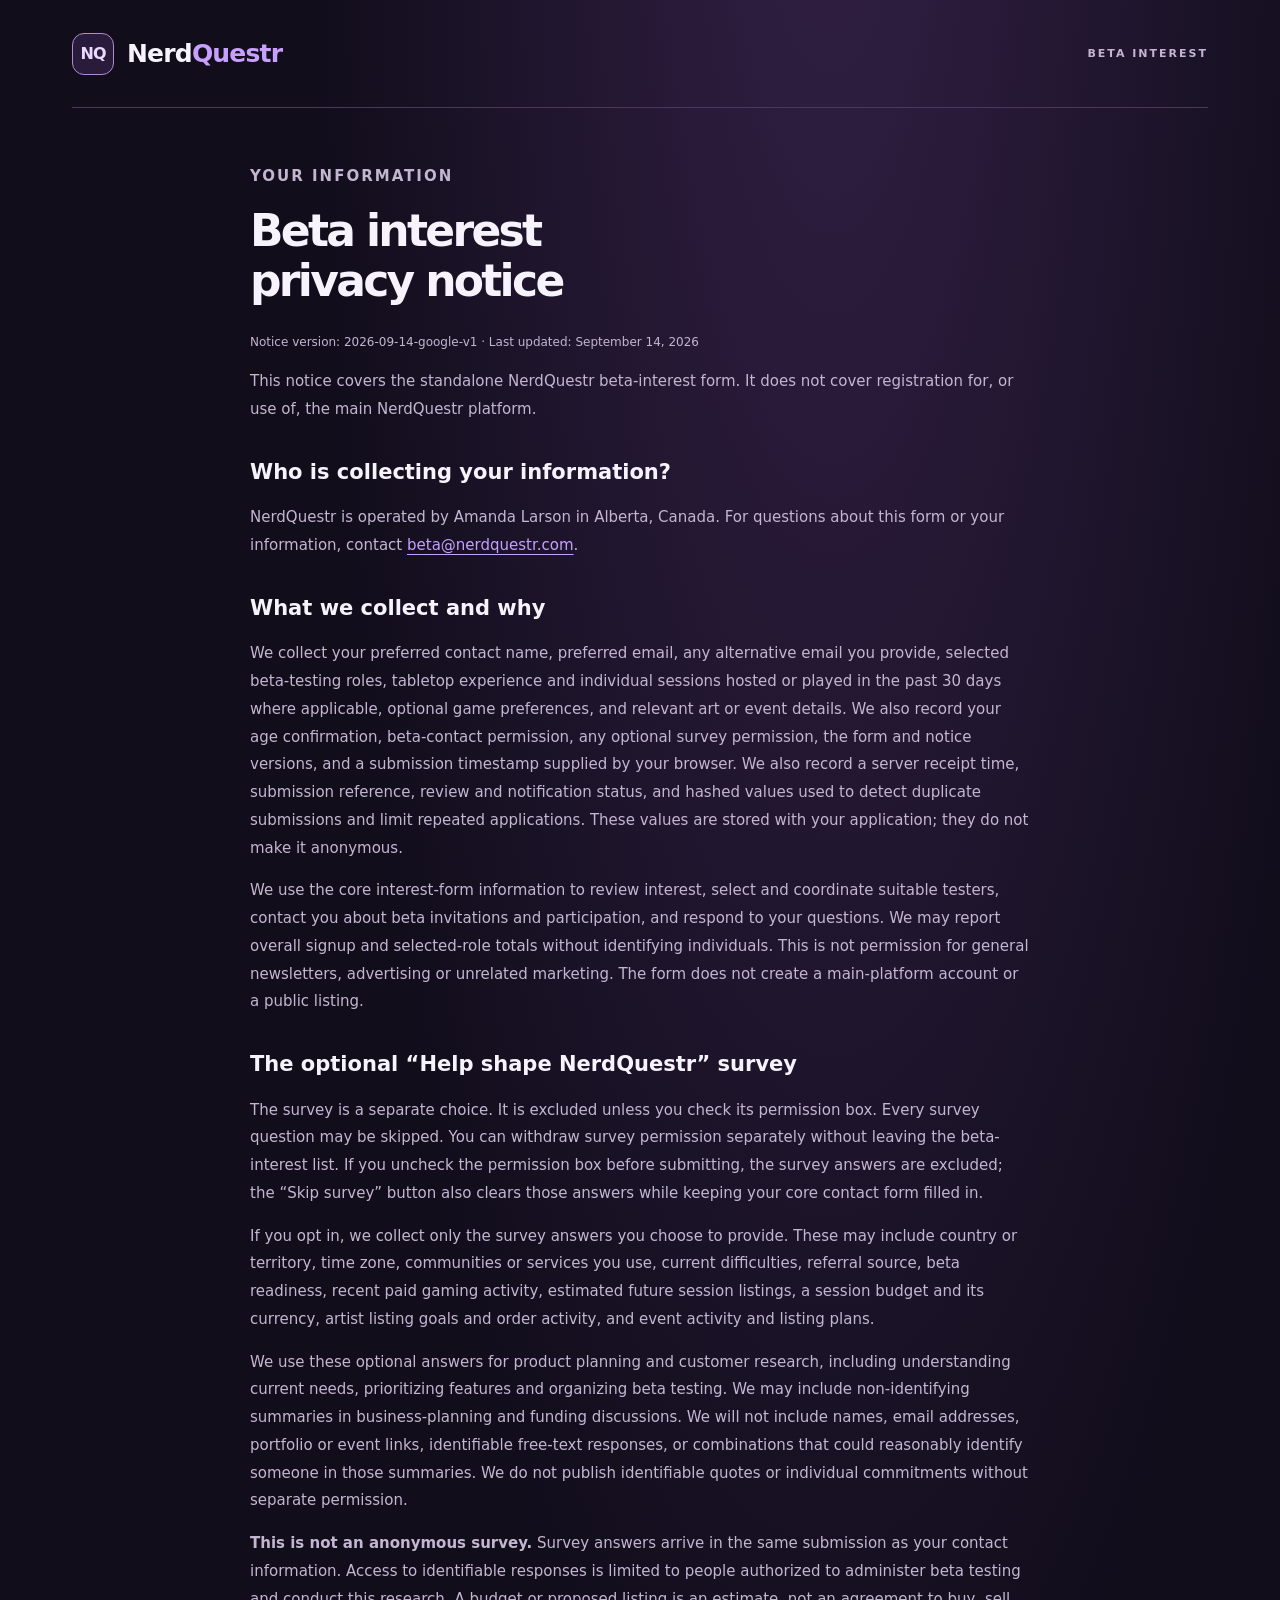
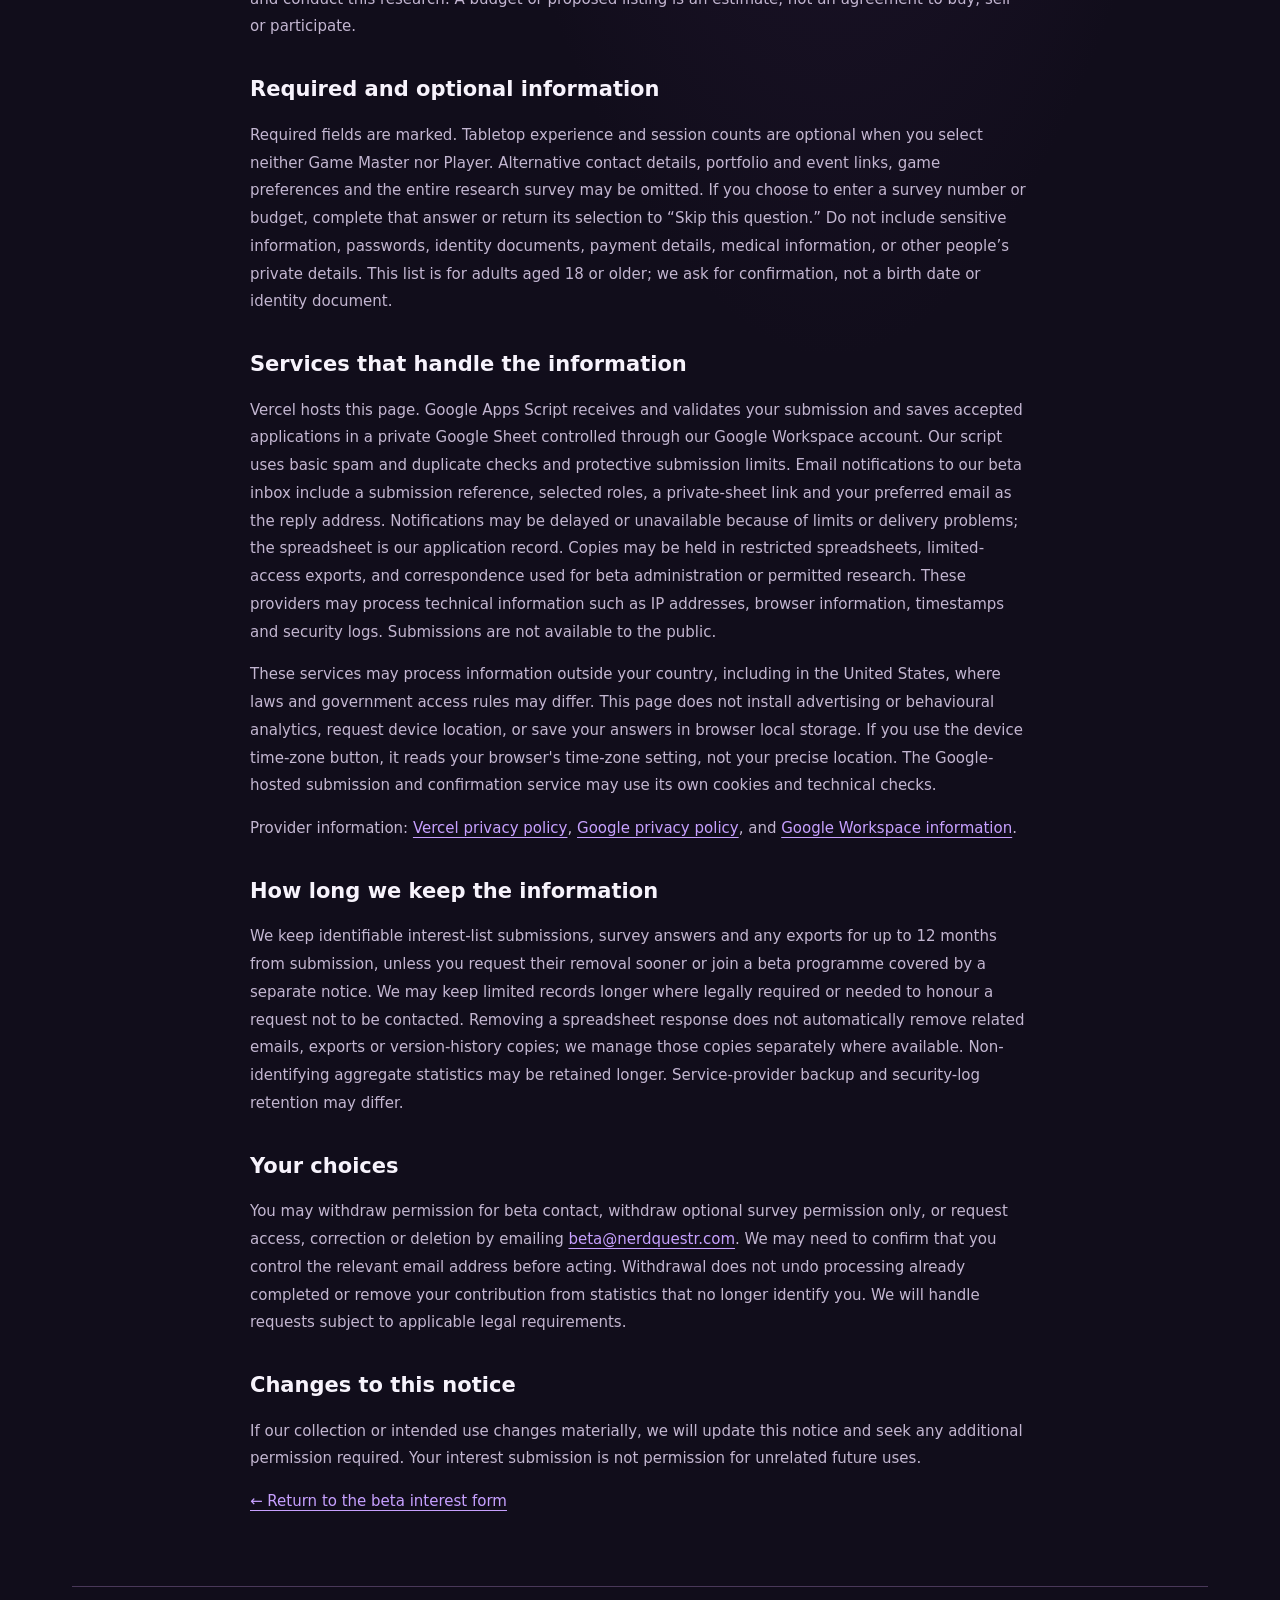
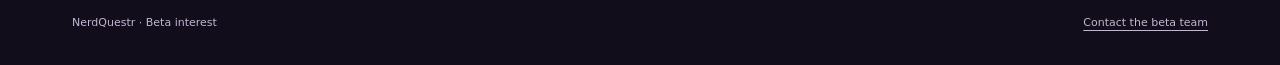
<file: nerdquestr-beta_interest/public/privacy.html>
<!DOCTYPE html>

<html lang="en">
<head><meta charset="utf-8"/><meta content="width=device-width, initial-scale=1" name="viewport"/><meta content="noindex, nofollow, noarchive" name="robots"/><meta content="#110d1b" name="theme-color"/><title>Beta interest privacy notice | NerdQuestr</title><link href="./styles.css" rel="stylesheet"/></head>
<body><div class="page-shell"><header class="site-header"><a aria-label="NerdQuestr beta interest home" class="wordmark" href="./index.html"><span aria-hidden="true" class="monogram">NQ</span><span>Nerd<span class="brand-accent">Questr</span></span></a><span class="header-note">BETA INTEREST</span></header>
<main class="privacy-page"><p class="eyebrow">YOUR INFORMATION</p><h1>Beta interest<br/>privacy notice</h1><p class="small-meta">Notice version: 2026-09-14-google-v1 · Last updated: September 14, 2026</p>
<p>This notice covers the standalone NerdQuestr beta-interest form. It does not cover registration for, or use of, the main NerdQuestr platform.</p>
<h2>Who is collecting your information?</h2><p>NerdQuestr is operated by Amanda Larson in Alberta, Canada. For questions about this form or your information, contact <a href="mailto:beta@nerdquestr.com">beta@nerdquestr.com</a>.</p>
<h2>What we collect and why</h2><p>We collect your preferred contact name, preferred email, any alternative email you provide, selected beta-testing roles, tabletop experience and individual sessions hosted or played in the past 30 days where applicable, optional game preferences, and relevant art or event details. We also record your age confirmation, beta-contact permission, any optional survey permission, the form and notice versions, and a submission timestamp supplied by your browser. We also record a server receipt time, submission reference, review and notification status, and hashed values used to detect duplicate submissions and limit repeated applications. These values are stored with your application; they do not make it anonymous.</p><p>We use the core interest-form information to review interest, select and coordinate suitable testers, contact you about beta invitations and participation, and respond to your questions. We may report overall signup and selected-role totals without identifying individuals. This is not permission for general newsletters, advertising or unrelated marketing. The form does not create a main-platform account or a public listing.</p><h2>The optional “Help shape NerdQuestr” survey</h2>
<p>The survey is a separate choice. It is excluded unless you check its permission box. Every survey question may be skipped. You can withdraw survey permission separately without leaving the beta-interest list. If you uncheck the permission box before submitting, the survey answers are excluded; the “Skip survey” button also clears those answers while keeping your core contact form filled in.</p>
<p>If you opt in, we collect only the survey answers you choose to provide. These may include country or territory, time zone, communities or services you use, current difficulties, referral source, beta readiness, recent paid gaming activity, estimated future session listings, a session budget and its currency, artist listing goals and order activity, and event activity and listing plans.</p>
<p>We use these optional answers for product planning and customer research, including understanding current needs, prioritizing features and organizing beta testing. We may include non-identifying summaries in business-planning and funding discussions. We will not include names, email addresses, portfolio or event links, identifiable free-text responses, or combinations that could reasonably identify someone in those summaries. We do not publish identifiable quotes or individual commitments without separate permission.</p>
<p><strong>This is not an anonymous survey.</strong> Survey answers arrive in the same submission as your contact information. Access to identifiable responses is limited to people authorized to administer beta testing and conduct this research. A budget or proposed listing is an estimate, not an agreement to buy, sell or participate.</p>

<h2>Required and optional information</h2><p>Required fields are marked. Tabletop experience and session counts are optional when you select neither Game Master nor Player. Alternative contact details, portfolio and event links, game preferences and the entire research survey may be omitted. If you choose to enter a survey number or budget, complete that answer or return its selection to “Skip this question.” Do not include sensitive information, passwords, identity documents, payment details, medical information, or other people’s private details. This list is for adults aged 18 or older; we ask for confirmation, not a birth date or identity document.</p>
<h2>Services that handle the information</h2><p>Vercel hosts this page. Google Apps Script receives and validates your submission and saves accepted applications in a private Google Sheet controlled through our Google Workspace account. Our script uses basic spam and duplicate checks and protective submission limits. Email notifications to our beta inbox include a submission reference, selected roles, a private-sheet link and your preferred email as the reply address. Notifications may be delayed or unavailable because of limits or delivery problems; the spreadsheet is our application record. Copies may be held in restricted spreadsheets, limited-access exports, and correspondence used for beta administration or permitted research. These providers may process technical information such as IP addresses, browser information, timestamps and security logs. Submissions are not available to the public.</p><p>These services may process information outside your country, including in the United States, where laws and government access rules may differ. This page does not install advertising or behavioural analytics, request device location, or save your answers in browser local storage. If you use the device time-zone button, it reads your browser's time-zone setting, not your precise location. The Google-hosted submission and confirmation service may use its own cookies and technical checks.</p><p>Provider information: <a href="https://vercel.com/legal/privacy-notice" rel="noopener noreferrer" target="_blank">Vercel privacy policy</a>, <a href="https://policies.google.com/privacy" rel="noopener noreferrer" target="_blank">Google privacy policy</a>, and <a href="https://workspace.google.com/security/" rel="noopener noreferrer" target="_blank">Google Workspace information</a>.</p>
<h2>How long we keep the information</h2><p>We keep identifiable interest-list submissions, survey answers and any exports for up to 12 months from submission, unless you request their removal sooner or join a beta programme covered by a separate notice. We may keep limited records longer where legally required or needed to honour a request not to be contacted. Removing a spreadsheet response does not automatically remove related emails, exports or version-history copies; we manage those copies separately where available. Non-identifying aggregate statistics may be retained longer. Service-provider backup and security-log retention may differ.</p>
<h2>Your choices</h2><p>You may withdraw permission for beta contact, withdraw optional survey permission only, or request access, correction or deletion by emailing <a href="mailto:beta@nerdquestr.com">beta@nerdquestr.com</a>. We may need to confirm that you control the relevant email address before acting. Withdrawal does not undo processing already completed or remove your contribution from statistics that no longer identify you. We will handle requests subject to applicable legal requirements.</p>
<h2>Changes to this notice</h2><p>If our collection or intended use changes materially, we will update this notice and seek any additional permission required. Your interest submission is not permission for unrelated future uses.</p><p><a href="./index.html">← Return to the beta interest form</a></p></main>
<footer class="site-footer"><span>NerdQuestr · Beta interest</span><a href="mailto:beta@nerdquestr.com">Contact the beta team</a></footer></div></body></html>
</file>
<file: nerdquestr-beta_interest/public/styles.css>
:root{color-scheme:dark;--bg:#110d1b;--panel:#1c1529;--input:#130f1d;--line:#493859;--control-line:#766385;--text:#f7f3fc;--muted:#c3b6d1;--accent:#c7a0ff;--accent-soft:#291d3d;--error:#ffb1b1;--radius:18px;--font:Inter,ui-sans-serif,system-ui,-apple-system,BlinkMacSystemFont,"Segoe UI",sans-serif}
*{box-sizing:border-box}html{scroll-behavior:smooth;scroll-padding-top:28px}body{margin:0;background:radial-gradient(ellipse at 65% -10%,#332046 0,transparent 45%),var(--bg);color:var(--text);font:16px/1.6 var(--font)}a{color:var(--accent);text-underline-offset:4px}a:hover{color:#ebdbff}button,input,select,textarea{font:inherit}button{cursor:pointer}button:disabled{cursor:not-allowed;opacity:.5}a,button,input,select,textarea,summary{-webkit-tap-highlight-color:transparent}:focus-visible{outline:3px solid #e2c9ff;outline-offset:4px}[hidden]{display:none!important}.page-shell{max-width:1220px;padding:0 42px;margin:0 auto}.site-header{min-height:108px;display:flex;justify-content:space-between;align-items:center;gap:20px;border-bottom:1px solid var(--line)}.wordmark{display:inline-flex;gap:13px;align-items:center;text-decoration:none;color:var(--text);font-size:25px;font-weight:780;letter-spacing:-.8px}.wordmark:hover{color:var(--text)}.brand-accent{color:var(--accent)}.monogram{width:42px;height:42px;display:grid;place-items:center;border:1px solid #b08ad6;border-radius:12px;font-size:16px;letter-spacing:-1px;background:#281c3a;color:#ead8ff}.header-note{font-size:11px;font-weight:750;letter-spacing:2px;display:flex;align-items:center;gap:9px;color:var(--muted)}.status-dot{width:7px;height:7px;border-radius:50%;background:var(--accent)}.hero{display:grid;grid-template-columns:1.55fr 1fr;gap:80px;align-items:center;padding:68px 0 65px}.eyebrow{color:var(--accent);font-size:11px;letter-spacing:2px;font-weight:750;margin:0 0 15px}h1{font-size:clamp(42px,5vw,66px);line-height:1.09;letter-spacing:-2.7px;font-weight:780;margin:0 0 24px}h1 span{color:var(--accent)}.hero-description{color:var(--muted);font-size:17px;line-height:1.75;max-width:620px;margin:0 0 24px}.hero-tags{display:flex;flex-wrap:wrap;gap:8px}.hero-tags span{border:1px solid #574169;padding:5px 10px;border-radius:99px;font-size:11px;color:#e0d3ef}.hero-aside{border-left:2px solid #8d62be;padding:8px 0 8px 28px}.hero-aside h2{font-size:25px;line-height:1.35;letter-spacing:-.6px;margin:0 0 14px}.hero-aside p:not(.eyebrow){font-size:14px;color:var(--muted);margin:0 0 22px;max-width:310px}.text-link{font-size:13px;font-weight:650;text-decoration:none}.text-link span{margin-left:9px}.main-layout{display:grid;grid-template-columns:minmax(0,1fr) 282px;gap:30px;align-items:start}.form-column{min-width:0}.form-intro{display:flex;justify-content:space-between;gap:12px;align-items:end;margin-bottom:20px}.form-intro .eyebrow{margin-bottom:5px}.form-intro h2{font-size:26px;letter-spacing:-.65px;line-height:1.25;margin:0}.required-note{font-size:11px;color:var(--muted);margin:0;white-space:nowrap}.required-note span,.required-star{color:var(--accent)}.notice{border:1px solid #b699d4;background:#30213f;color:#f0e4ff;padding:12px 16px;border-radius:12px;font-size:14px;margin:0 0 20px}.intro-note{font-size:14px;color:var(--muted);margin:0 0 23px}.section-card{min-width:0;position:relative;border:1px solid var(--line);border-radius:var(--radius);background:var(--panel);padding:22px 24px 24px;margin:0 0 26px}.section-card legend{font-size:16px;font-weight:700;line-height:1.5;padding:0 8px;margin-left:-8px;max-width:100%;letter-spacing:-.15px}.section-number,.section-marker{display:inline-grid;place-items:center;width:25px;height:25px;background:#372345;color:#dec1ff;border:1px solid #71508d;font-size:10px;font-weight:750;border-radius:8px;vertical-align:middle;margin-right:7px;letter-spacing:0}.section-marker{font-size:18px}.section-heading-row{display:flex;justify-content:space-between;align-items:start;gap:12px;margin-bottom:14px}.section-heading-row .field-hint{margin:0}.quiet-button{font-size:12px;font-weight:650;border:0;background:none;color:var(--accent);padding:0;white-space:nowrap;min-height:28px}.role-grid{display:grid;grid-template-columns:1fr 1fr;gap:12px}.role-card{display:flex;align-items:start;gap:12px;padding:16px 15px;border:1px solid var(--control-line);border-radius:12px;background:var(--input);cursor:pointer;min-height:108px}.role-card:hover{border-color:var(--accent);background:#251b33}.role-card:has(input:checked){border-color:var(--accent);background:#30203f;box-shadow:inset 0 0 0 1px var(--accent)}.role-card strong{display:block;font-size:14px;margin:0 0 4px;font-weight:750}.role-card span span{display:block;font-size:12px;line-height:1.6;color:var(--muted)}input[type=checkbox]{accent-color:#c7a0ff;width:19px;height:19px;flex:0 0 19px;margin:3px 0 0;cursor:pointer}.field{margin-bottom:20px;min-width:0}.field:last-child{margin-bottom:0}.field label{display:block;font-size:13px;font-weight:650;margin-bottom:8px;line-height:1.5}.field label>span:not(.optional){color:var(--accent)}.optional{font-weight:400;color:var(--muted);font-size:12px}.field-grid{display:grid;grid-template-columns:1fr 1fr;gap:20px}.field-grid .field{margin-bottom:0}.field-grid + .field-hint{margin:8px 0 0}.field-grid + .field-hint + .field{margin-top:21px}.field-hint{color:var(--muted);font-size:12px;line-height:1.65;margin:8px 0 0}.field input:not([type=checkbox]),.field select,.field textarea{width:100%;border:1px solid var(--control-line);border-radius:9px;padding:11px 12px;background:var(--input);color:var(--text);font-size:16px;min-height:48px;line-height:1.5}.field select{padding-right:22px}.field textarea{min-height:126px;resize:vertical}input::placeholder,textarea::placeholder{color:#ac9aba;opacity:1}.field input:user-invalid,.field textarea:user-invalid,.field select:user-invalid{border-color:var(--error)}.section-description{margin:0 0 20px;color:var(--muted);font-size:13px}.check-row{display:flex;align-items:start;gap:13px;font-size:13px;line-height:1.8;margin:0 0 18px;cursor:pointer}.check-row a{overflow-wrap:anywhere}.check-row input{margin-top:4px}.privacy-summary{padding:17px 18px;border-radius:10px;background:#251b34;border-left:2px solid #b88dde;font-size:12px;line-height:1.8}.privacy-summary strong{font-size:13px}.privacy-summary p{margin:4px 0 0;color:var(--muted)}.submit-area{padding:0 0 28px}.primary-button{border:1px solid #dbc1ff;background:#c7a0ff;color:#21122f;font-weight:780;font-size:15px;border-radius:11px;min-height:54px;padding:14px 21px;display:flex;align-items:center;justify-content:center;gap:24px;width:100%}.primary-button:hover:not(:disabled){background:#ddc4ff}.submit-area>p:not(.field-error){font-size:12px;color:var(--muted);text-align:center;margin:12px 6px 0;line-height:1.7}.field-error{color:var(--error);font-size:13px;font-weight:650;margin:12px 0 0}.submit-area .field-error{margin:0 0 12px}.sidebar{position:sticky;top:26px}.sidebar-card{border:1px solid var(--line);border-radius:var(--radius);padding:24px 22px;background:#1b1425;margin:0 0 19px}.sidebar-card h2{font-size:23px;line-height:1.35;letter-spacing:-.6px;margin:0 0 26px}.next-step{display:flex;gap:13px;margin-bottom:21px}.next-step:last-child{margin-bottom:0}.next-step>span{display:grid;place-items:center;flex:0 0 23px;height:23px;border:1px solid #674880;color:#d0aded;border-radius:50%;font-size:10px;margin-top:2px}.next-step h3{font-size:12px;line-height:1.6;margin:0 0 4px}.next-step p{font-size:12px;line-height:1.75;color:var(--muted);margin:0}.faq-card details{border-top:1px solid var(--line);padding:13px 0}.faq-card details:last-child{padding-bottom:0}.faq-card summary{font-size:12px;font-weight:650;cursor:pointer}.faq-card details p{font-size:12px;line-height:1.75;color:var(--muted);margin:9px 0 0}.sidebar-contact{font-size:12px;color:var(--muted);text-align:center;line-height:1.9;margin:22px 0}.site-footer{border-top:1px solid var(--line);margin-top:36px;padding:27px 0 34px;display:flex;justify-content:space-between;gap:18px;font-size:11px;color:var(--muted)}.site-footer a{color:var(--muted)}.bot-field{position:absolute!important;left:-10000px!important;width:1px!important;height:1px!important;overflow:hidden!important}.sr-only{position:absolute;width:1px;height:1px;padding:0;margin:-1px;overflow:hidden;clip:rect(0,0,0,0);white-space:nowrap;border:0}.skip-link{position:absolute;top:-100px;left:16px;z-index:10;background:#e6d3ff;color:#21122f;border-radius:6px;padding:10px 16px}.skip-link:focus{top:14px}.privacy-page{max-width:780px;margin:55px auto 70px}.privacy-page h1{font-size:44px;line-height:1.15}.privacy-page h2{font-size:21px;margin:32px 0 8px}.privacy-page p,.privacy-page li{color:var(--muted);font-size:15px;line-height:1.85}.privacy-page a{overflow-wrap:anywhere}.privacy-page .small-meta{font-size:12px}.privacy-page .notice{font-size:14px;color:#f0e4ff}
@media(max-width:1000px){.page-shell{padding:0 26px}.hero{gap:36px}.main-layout{grid-template-columns:minmax(0,1fr) 250px;gap:22px}.section-card{padding:20px}.role-card{padding:13px;gap:10px}.form-intro{display:block}.required-note{margin-top:10px}.field-grid{grid-template-columns:1fr;gap:20px}.sidebar-card{padding:22px 19px}}
@media(max-width:780px){.site-header{min-height:88px}.hero{grid-template-columns:1fr;padding:46px 0 38px;gap:30px}.hero-aside{padding:4px 0 4px 21px}.hero-aside h2{font-size:22px}.hero-aside h2 br{display:none}.hero-aside p:not(.eyebrow){max-width:none;margin-bottom:12px}.hero-aside .eyebrow{margin-bottom:8px}.main-layout{grid-template-columns:1fr;gap:26px}.sidebar{position:static;display:grid;grid-template-columns:1fr 1fr;gap:18px}.sidebar-card{margin:0}.sidebar-contact{grid-column:1/-1;margin:0}.field-grid{grid-template-columns:1fr 1fr}.hero-description{max-width:none}h1{font-size:52px}.section-card{padding:21px}.form-intro{display:flex}.required-note{margin:0}.form-intro h2{font-size:25px}}
@media(max-width:520px){.page-shell{padding:0 18px}.wordmark{font-size:21px;gap:10px}.monogram{width:35px;height:35px;font-size:13px;border-radius:10px}.header-note{font-size:9px;letter-spacing:1.3px;gap:6px}.hero{padding-top:39px}h1{font-size:48px;letter-spacing:-2px}.hero-description{font-size:15px}.hero-tags span{font-size:10px;padding:5px 9px}.hero-aside{margin-top:2px}.hero-aside p:not(.eyebrow){font-size:13px}.eyebrow{font-size:10px}.form-intro{display:block}.required-note{margin-top:10px}.form-intro h2{font-size:24px}.section-card{padding:19px 16px 20px}.section-card legend{font-size:14px;padding:0 5px;letter-spacing:-.2px;margin-left:-5px}.section-number,.section-marker{width:22px;height:22px;margin-right:5px;font-size:9px}.section-marker{font-size:16px}.section-heading-row{display:block}.section-heading-row .quiet-button{margin-top:8px}.role-grid{gap:10px}.role-card{padding:13px 11px;gap:9px;min-height:140px}.role-card strong{font-size:13px}.role-card span span{font-size:11px}.role-card input{width:17px;height:17px;flex-basis:17px}.field-grid{grid-template-columns:1fr;gap:20px}.field label{font-size:13px}.sidebar{grid-template-columns:1fr}.check-row{font-size:12px;gap:10px}.privacy-summary{padding:14px}.site-footer{display:block;margin-top:28px;line-height:2}.site-footer>a{display:block}.privacy-page{margin-top:35px}.privacy-page h1{font-size:35px;letter-spacing:-1.5px}.primary-button{font-size:14px;padding:14px;gap:12px}}
@media(prefers-reduced-motion:reduce){html{scroll-behavior:auto}}@media(forced-colors:active){.role-card:has(input:checked){outline:2px solid Highlight}.primary-button{border:2px solid ButtonText}.status-dot{border:2px solid CanvasText}}

/* Optional research survey: no additional required block unless opted into. */
.survey-card{margin:0 0 26px;border:1px solid #806197;border-radius:var(--radius);background:linear-gradient(145deg,#271b36,#1c1529);min-width:0}
.survey-card>summary{display:flex;align-items:center;gap:12px;justify-content:space-between;padding:22px 24px;cursor:pointer;list-style:none;font-size:16px;font-weight:700}
.survey-card>summary::-webkit-details-marker{display:none}
.survey-card>summary::after{content:'+';color:var(--accent);font-size:23px;font-weight:400;line-height:1;flex:0 0 15px}
.survey-card[open]>summary::after{content:'−'}
.survey-summary-title{display:flex;align-items:center;gap:2px;flex:1;line-height:1.45}
.survey-summary-title .section-number{flex:0 0 25px}
.survey-badge{font-size:9px;letter-spacing:1.4px;border:1px solid #8866a2;border-radius:99px;color:#e1cbf9;padding:3px 8px;font-weight:650}
.survey-body{padding:0 24px 23px}
.survey-permission-box{padding:17px 18px;background:#1a1324;border:1px solid var(--line);border-radius:12px;margin-bottom:20px}
.survey-permission-box .check-row{margin:0}
.survey-permission-box .field-hint{margin-top:11px}
.survey-fields,.input-reveal,.choice-question{border:0;margin:0;padding:0;min-width:0}
.survey-fields>.field,.survey-grid{margin-bottom:22px}
.survey-note{font-size:12px;color:var(--muted);margin:0 0 22px}
.survey-grid{align-items:start}
.device-zone{font-size:11px;margin-top:6px;white-space:normal;text-align:left}
.role-survey{min-width:0;border:1px solid #665077;border-radius:13px;padding:19px 18px 20px;margin:26px 0 0;background:#19121f}
.role-survey>legend{font-size:14px;font-weight:750;color:#e0c8fa;padding:0 7px}
.survey-question{margin:0 0 25px}
.survey-question:last-child{margin-bottom:0}
.survey-question>.field{margin-bottom:0}
.input-reveal{padding-top:13px}
.input-reveal .field-grid{gap:15px}
.choice-question{margin-bottom:25px}
.choice-question>legend{font-size:13px;font-weight:650;line-height:1.6;margin-bottom:5px;max-width:100%}
.check-grid{display:grid;grid-template-columns:1fr 1fr;gap:12px;margin-top:16px}
.check-grid .check-row{margin:0;font-size:12px;gap:10px}
.survey-bottom{padding-top:18px;border-top:1px solid var(--line);margin-top:22px}
.survey-bottom .quiet-button{white-space:normal;text-align:left;min-height:32px}
.survey-bottom .field-hint{margin-top:3px}
@media(max-width:520px){.survey-card>summary{padding:18px 16px;gap:8px;font-size:14px}.survey-body{padding:0 16px 20px}.survey-permission-box{padding:14px}.role-survey{padding:18px 14px}.survey-badge{font-size:8px;letter-spacing:.6px;padding:3px 6px}.check-grid{grid-template-columns:1fr;gap:13px}.survey-summary-title .section-number{margin-right:6px}.survey-card>summary::after{font-size:20px}}
</file>
